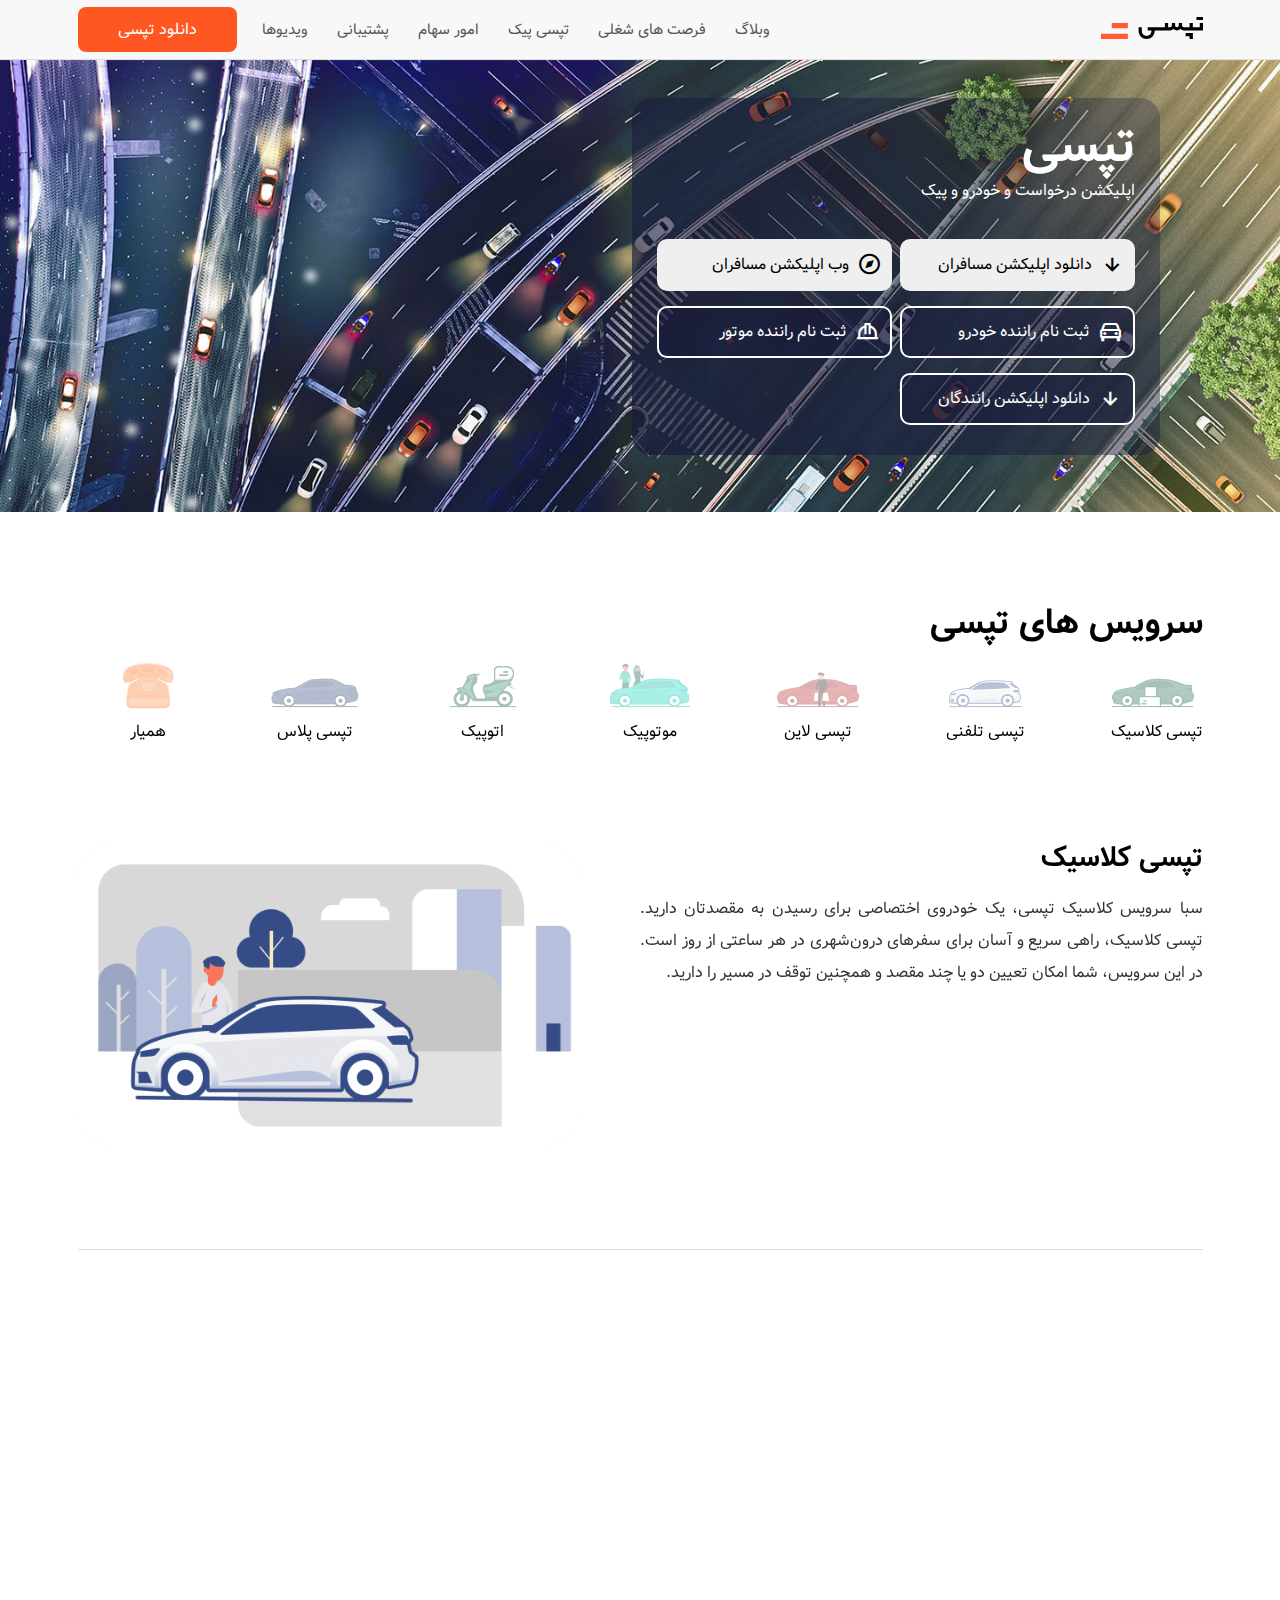
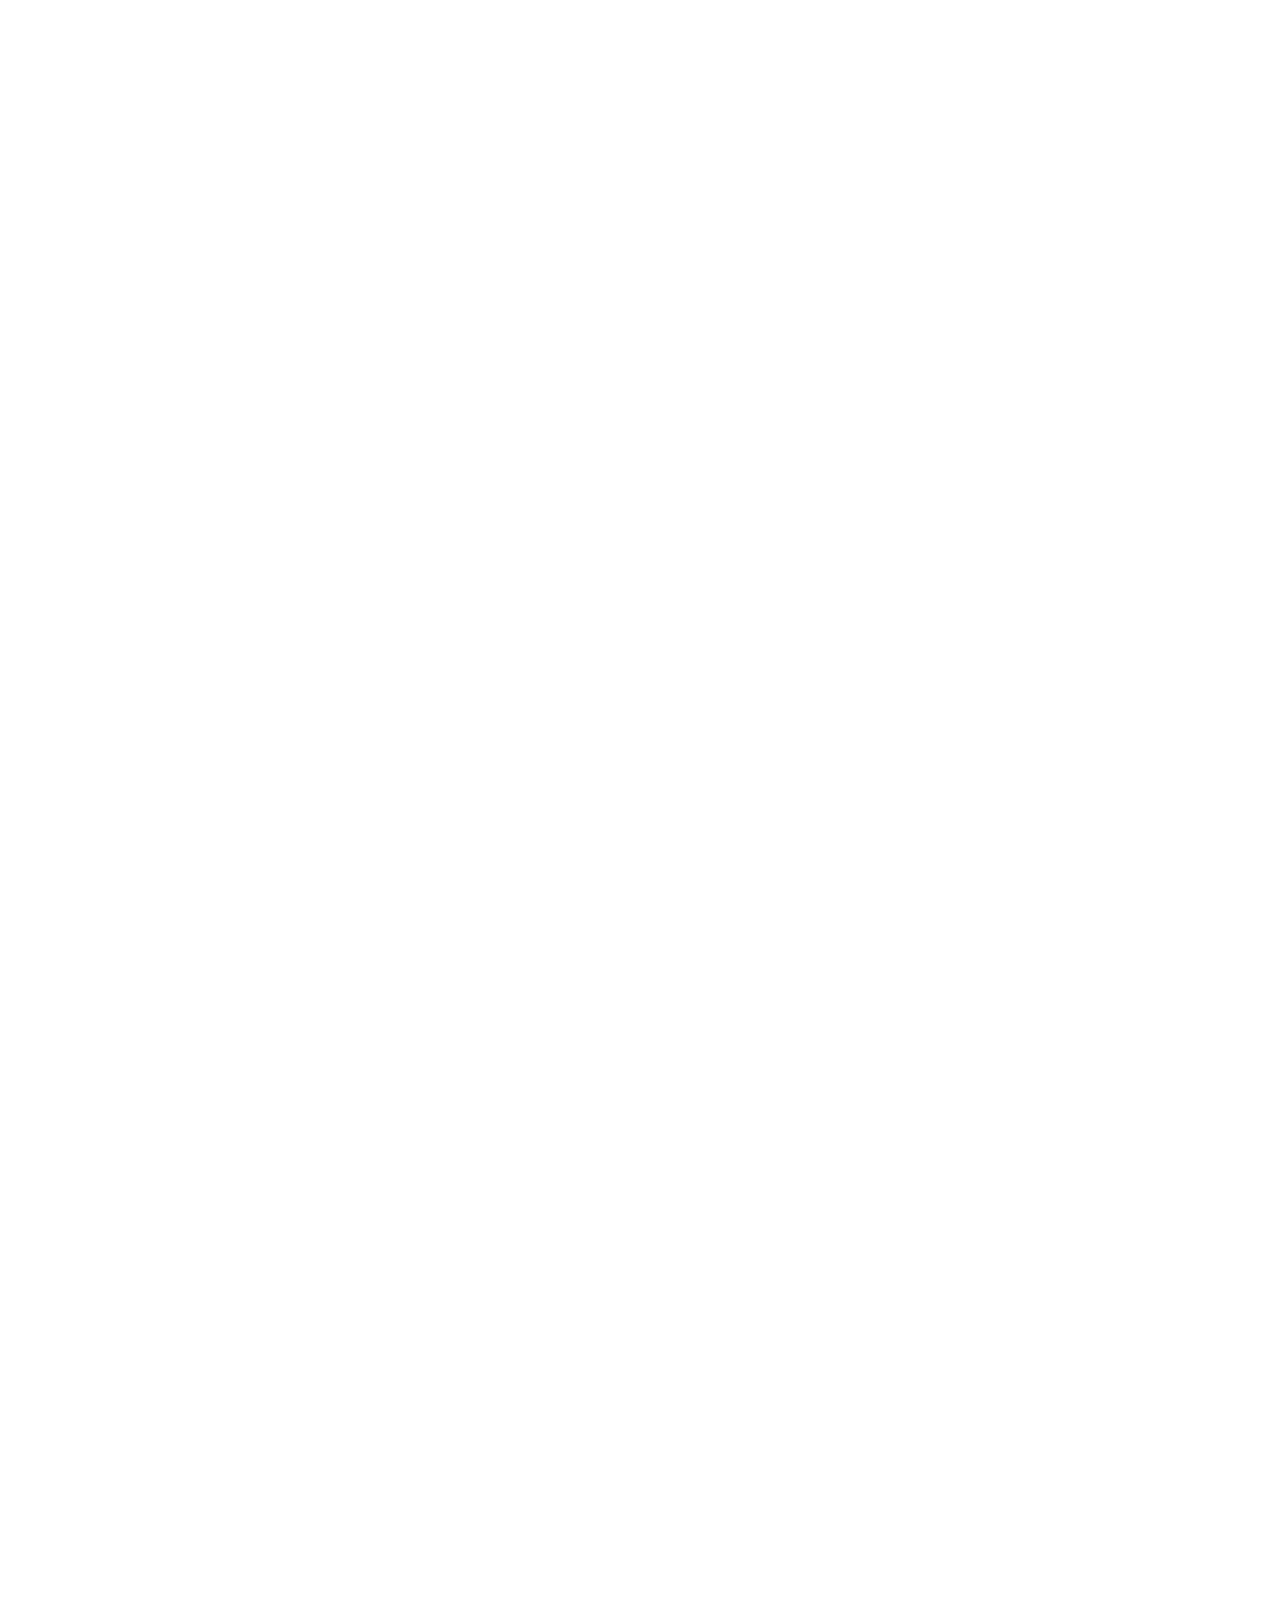
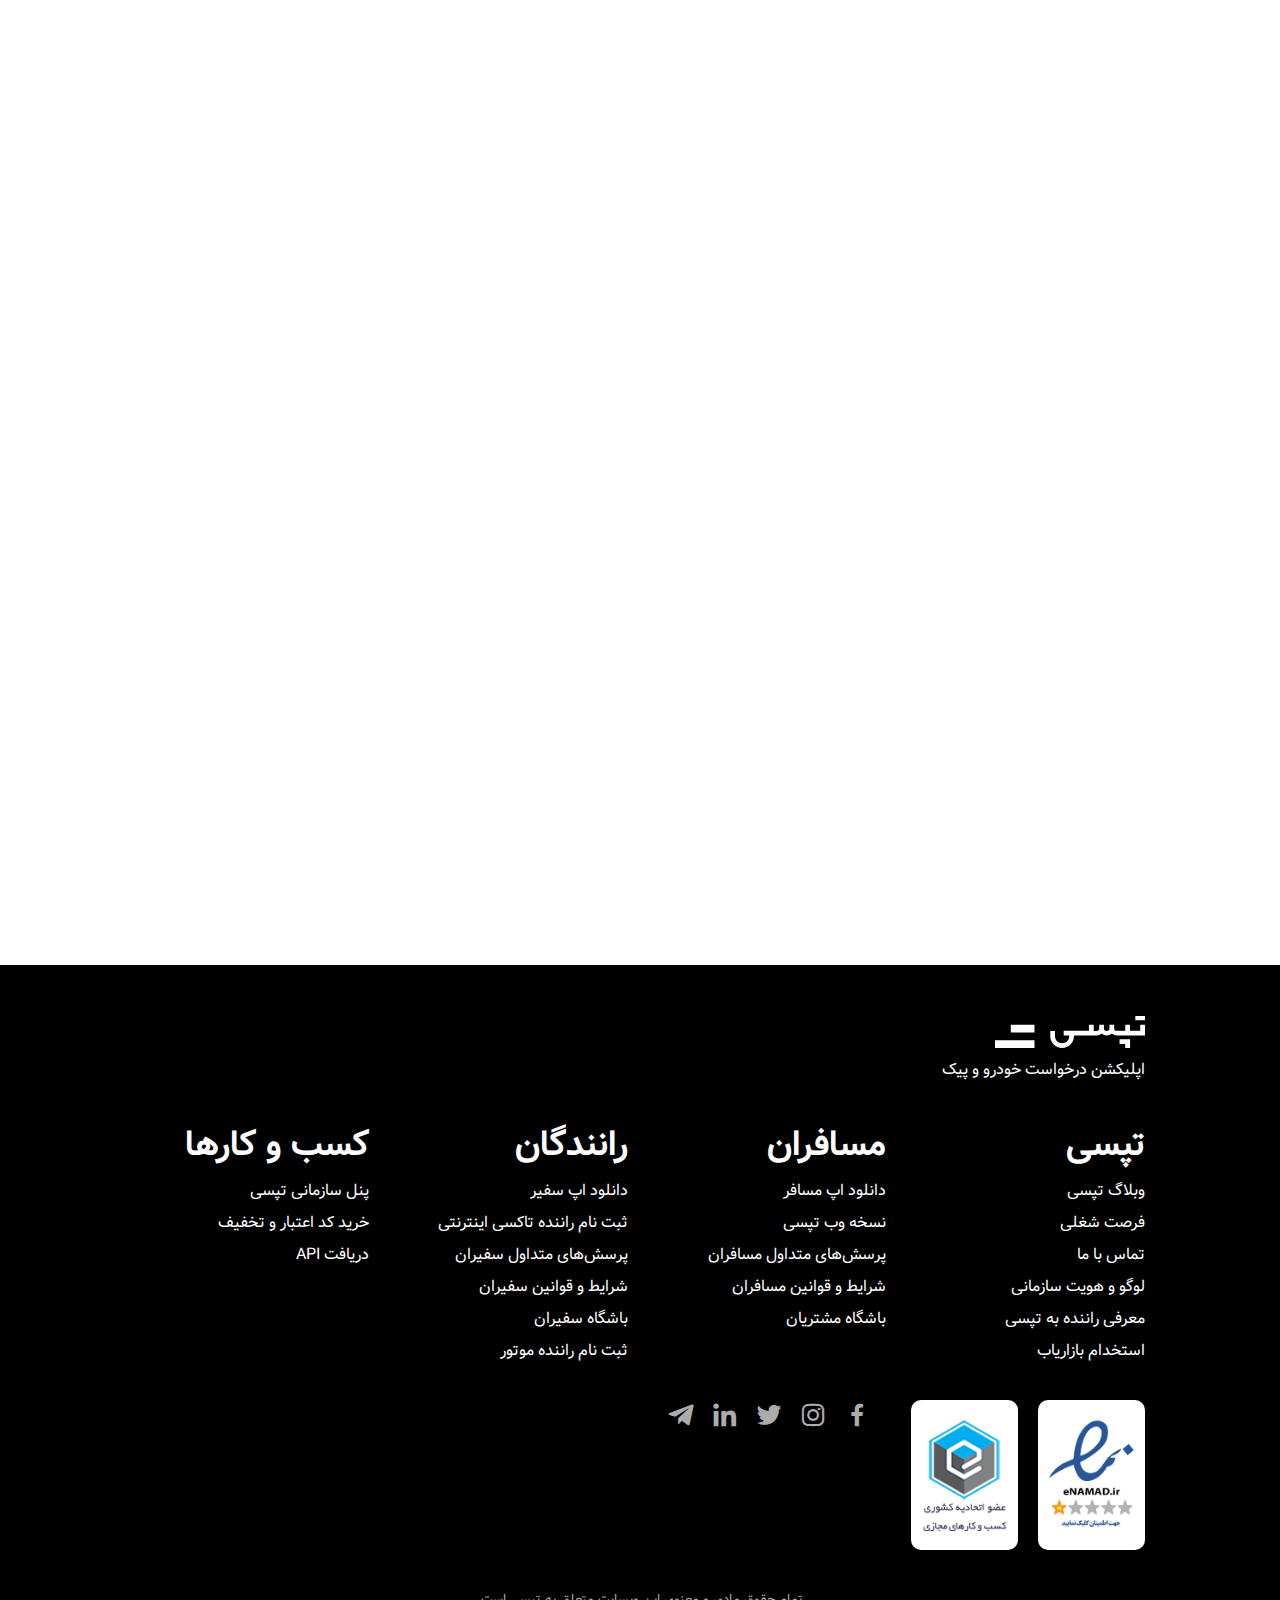
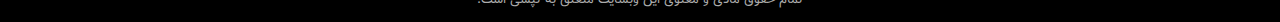
<file: index.html>
<!DOCTYPE html>
<html lang="en" dir="rtl">
  <head>
    <meta charset="UTF-8" />
    <link
      href="https://unpkg.com/boxicons@2.1.4/css/boxicons.min.css"
      rel="stylesheet"
    />
    <meta name="viewport" content="width=device-width, initial-scale=1.0" />
    <link rel="stylesheet" href="css/reset.css" />
    <link rel="stylesheet" href="css/font.css" />
    <link rel="stylesheet" href="assets/libs/bootstrap-grid.css" />
    <link rel="stylesheet" href="css/style.css" />
    <link href="https://unpkg.com/aos@2.3.1/dist/aos.css" rel="stylesheet" />
    <link rel="shortcut icon" href="/assets/images/favicon.ico" />
    <title>تاکسی اینترنتی تپسی - اپلیکیشن درخواست خودرو و پیک | TAPSI</title>
  </head>
  <body>
    <nav class="navbar">
      <div class="main-nav container">
        <a href="#">
          <img src="assets/images/logo.svg" alt="logo" />
        </a>

        <div class="nav-link" id="nav-link">
          <div class="link-item">
            <a href="#">وبلاگ</a>
            <a href="#">فرصت های شغلی</a>
            <a href="#">تپسی پیک</a>
            <a href="#">امور سهام</a>
            <a href="#">پشتیبانی</a>
            <a href="#">ویدیوها</a>
          </div>

          <div class="link-app">
            <button class="btn btn--primary">دانلود تپسی</button>
          </div>
        </div>

        <div class="humberg" id="show-icon">
          <div class="line"></div>
          <div class="line"></div>
          <div class="line"></div>
        </div>
      </div>
    </nav>

    <section class="hero">
      <picture class="hero__picture">
        <source
          srcset="assets/images/banner.jpg"
          type="image/jpg"
          media="(min-width: 768px)"
        />
        <source
          srcset="assets/images/banner-mobile.jpg"
          type="image/jpg"
          media="(max-width: 768px)"
        />
        <img alt="banner" src="assets/images/banner.jpg" class="banner-img" />
      </picture>

      <div class="hero__warper">
        <div class="main-warper">
          <div class="warper-content">
            <h1>تپسی</h1>
            <p>اپلیکشن درخواست و خودرو و پیک</p>
          </div>

          <div class="warper-btn">
            <button class="btn warper-pasenger">
              <i class="bx bx-down-arrow-alt"></i>
              <p>دانلود اپلیکشن مسافران</p>
            </button>
            <button class="btn warper-pasenger">
              <i class="bx bx-compass"></i>
              <p>وب اپلیکشن مسافران</p>
            </button>
            <button class="btn warper-driver">
              <i class="bx bx-car"></i>
              <p>ثبت نام راننده خودرو</p>
            </button>
            <button class="btn warper-driver">
              <i class="bx bx-hard-hat"></i>
              <p>ثبت نام راننده موتور</p>
            </button>
            <button class="btn warper-driver">
              <i class="bx bx-down-arrow-alt"></i>
              <p>دانلود اپلیکشن رانندگان</p>
            </button>
          </div>
        </div>
      </div>
    </section>

    <div
      class="services-section container"
      data-aos="fade-up"
      data-aos-duration="300"
    >
      <section class="services">
        <h2>سرویس های تپسی</h2>
        <div class="services__tabs" id="nav-tab">
          <a class="tab tab-icon active" id="nav-classic-tab" data-todo-id="1">
            <img
              src="assets/images/services/cc-autopeyk.png"
              alt="tapsi-classic-icon"
            />
            <p>تپسی کلاسیک</p>
          </a>
          <a class="tab tab-icon" id="nav-tel-tab" data-todo-id="2">
            <img
              src="assets/images/services/cc-classic.png"
              alt="tapsi-tel-icon"
            />
            <p>تپسی تلفنی</p>
          </a>
          <a class="tab tab-icon" id="nav-line-tab" data-todo-id="3">
            <img
              src="assets/images/services/cc-hamyar.png"
              alt="tapsi-line-icon"
            />
            <p>تپسی لاین</p>
          </a>
          <a class="tab tab-icon" id="nav-motopeyk-tab" data-todo-id="4">
            <img
              src="assets/images/services/cc-line.png"
              alt="motopeyk-icon"
            />
            <p>موتوپیک</p>
          </a>
          <a class="tab tab-icon" id="nav-autopeyk-tab" data-todo-id="5">
            <img
              src="assets/images/services/cc-motopeyk.png"
              alt="autopeyk-icon"
            />
            <p>اتوپیک</p>
          </a>
          <a class="tab tab-icon" id="nav-plus-tab" data-todo-id="6">
            <img
              src="assets/images/services/cc-plus.png"
              alt="tapsi-plus-icon"
            />
            <p>تپسی پلاس</p>
          </a>
          <a class="tab tab-icon" id="nav-hamyar-tab" data-todo-id="7">
            <img src="assets/images/services/cc-tel.png" alt="hamyar-icon" />
            <p>همیار</p>
          </a>
        </div>

        <section class="services__content feature d-none active">
          <div class="feature__image">
            <img src="assets/images/services/illus-classic.png" alt="" />
          </div>

          <div class="feature__title">
            <h3 class="services__title">تپسی کلاسیک</h3>

            <p class="services__description">
              سبا سرویس کلاسیک تپسی، یک خودروی اختصاصی برای رسیدن به مقصدتان
              دارید. تپسی کلاسیک، راهی سریع و آسان برای سفرهای درون‌شهری در هر
              ساعتی از روز است. در این سرویس، شما امکان تعیین دو یا چند مقصد و
              همچنین توقف در مسیر را دارید.
            </p>
          </div>
        </section>

        <section class="services__content feature d-none">
          <div class="feature__image">
            <img src="assets/images/services/illus-tel.webp" alt="" />
          </div>

          <div class="feature__title">
            <h3 class="services__title">تپسی تلفنی</h3>

            <p class="services__description">
              سسرویس تپسی تلفنی یا ۱۶۳۰، این امکان را به شما می‌دهد که بدون نیاز
              به اینترنت و اپلیکیشن، درخواست خودرو بدهید. این سرویس تاکسی تلفنی
              مناسب زمانی است که به هر دلیلی دسترسی به اینترنت یا اپلیکیشن
              ندارید. همچنین سرویس تلفنی تپسی، راه حلی مناسب برای افرادی است که
              کار کردن با اپلیکیشن‌های موبایلی برایشان راحت نیست.
            </p>
          </div>
        </section>

        <section class="services__content feature d-none">
          <div class="feature__image">
            <img src="assets/images/services/cc-line.png" alt="" />
          </div>

          <div class="feature__title">
            <h3 class="services__title">تپسی لاین</h3>

            <p class="services__description">
              ستپسی لاین سرویسی است که امکان سفر اشتراکی را برایتان فراهم
              می‌کند. در این سرویس شما با مسافر دیگری که هم‌مسیرتان است، هم‌سفر
              خواهید بود و هزینه سفرتان تقسیم می‌شود.
            </p>
          </div>
        </section>

        <section class="services__content feature d-none">
          <div class="feature__image">
            <img src="assets/images/services/illus-motopeyk.png" alt="" />
          </div>

          <div class="feature__title">
            <h3 class="services__title">موتوپیک</h3>

            <p class="services__description">
              سبا استفاده از سرویس موتوپیک، بسته‌ها و مرسولاتتان با پیک موتور به
              مقصد ارسال می‌شوند. این سرویس مناسب زمانی است که می‌خواهید مرسوله
              سریع‌تر به مقصد برسد. در این سرویس، شما می‌توانید مسیر رسیدن
              مرسوله‌تان به مقصد را به صورت لحظه‌ای روی نقشه دنبال کنید.
            </p>
          </div>
        </section>

        <section class="services__content feature d-none">
          <div class="feature__image">
            <img src="assets/images/services/cc-autopeyk.png" alt="" />
          </div>

          <div class="feature__title">
            <h3 class="services__title">اتوپیک</h3>

            <p class="services__description">
              ساتوپیک سرویسی برای ارسال بسته‌های شما با خودرو است. این سرویس،
              برای زمانی مناسب است که بسته‌های شما، با موتور قابل ارسال نیستند و
              یا در حین جابجایی، نیاز به مراقبت بیشتری دارند. در این سرویس نیز
              امکان رصد لحظه ‌به لحظه موقعیت مکانی مرسوله تا زمان رسیدن به مقصد
              فراهم است.
            </p>
          </div>
        </section>

        <section class="services__content feature d-none">
          <div class="feature__image">
            <img src="assets/images/services/illus-plus.png" alt="" />
          </div>

          <div class="feature__title">
            <h3 class="services__title">تپسی پلاس</h3>

            <p class="services__description">
              در سرویس پلاس تاکسی اینترنتی تپسی، خودرویی با مدل بالاتر و عمر
              کمتر، به دنبال شما خواهد آمد. همچنین، رانندگان این سرویس بالاترین
              امتیاز را از مسافران دریافت کرده‌اند. در این سرویس که در حال حاضر
              در تهران فعال است، امکان تعیین چند مقصد یا توقف در حین سفر، وجود
              دارد.
            </p>
          </div>
        </section>

        <section class="services__content feature d-none">
          <div class="feature__image">
            <img src="assets/images/services/cc-hamyar.png" alt="" />
          </div>

          <div class="feature__title">
            <h3 class="services__title">همیار</h3>

            <p class="services__description">
              سرویس همیار تپسی، به جای شما خرید می‌کند. کافیست فروشگاه مورد نظر
              خود را به عنوان مبدا مشخص کرده و لیست خریدتان را داخل اپ وارد
              کنید. این خرید‌ها می‌تواند از سوپرمارکت یا داروخانه مورد نظر شما
              باشند.
            </p>
          </div>
        </section>
      </section>
    </div>

    <div class="container">
      <hr />
    </div>

    <div class="feature-section container" data-aos="fade-up">
      <section class="feature">
        <div class="feature__image">
          <img src="assets/images/i-mac-1.png" alt="" />
        </div>

        <div class="feature__title">
          <h3>خدمات تپسی برای کسب و کارها</h3>
          <p>
            لورم ایپسوم متن ساختگی با تولید سادگی نامفهوم از صنعت چاپ، و با
            استفاده از طراحان گرافیک است، چاپگرها و متون بلکه روزنامه و مجله در
            ستون و سطرآنچنان که لازم است، و برای شرایط فعلی تکنولوژی مورد نیاز،
            و کاربردهای متنوع با هدف بهبود ابزارهای کاربردی می باشد، کتابهای
            زیادی در شصت و سه درصد گذشته حال و آینده،
          </p>

          <a href="" class="title__link"
            >اطلاعات بیشتر سرویس سازمانی
            <i class="bx bx-chevron-left"></i>
          </a>

          <div>
            <button class="btn btn--primary">ورود و ثیت نام پنل سازمانی</button>
          </div>
        </div>
      </section>
    </div>

    <div class="feature-section container feature-reverse" data-aos="fade-up">
      <section class="feature">
        <div class="feature__image">
          <img src="assets/images/macbook.png" alt="" />
        </div>

        <div class="feature__title">
          <h3>خرید کد اعتبار تپسی</h3>
          <p>
            کد اعتبار تپسی امکان استفاده از تخفیف یک تا ده درصدی سفر با تپسی را
            برای کاربران، کسب و کارها و سازمان‌ها فراهم می‌کند. تنها با صرف چند
            دقیقه می‌توانید این کد را تهیه کنید تا هزینه سفرهایتان با تپسی را
            کاهش دهید یا آن را در اختیار کارکنان و مشتریانتان بگذارید.
          </p>

          <div>
            <button class="btn btn--primary">خرید کد اعتبار و تخفیف</button>
          </div>
        </div>
      </section>
    </div>

    <div class="parallx">
      <div class="container">
        <div class="content-wrapper">
          <div>
            <h3 class="title">بسته امنیت سفر</h3>
          </div>
          <!-- <div class="divar"></div> -->
          <div>
            <h3 class="title">درخواست تلفنی</h3>
          </div>
          <!-- <div class="divar"></div> -->
          <div>
            <h3 class="title">دسترس‌پذیری برای توان‌یابان</h3>
          </div>
          <!-- <div class="divar"></div> -->
          <div>
            <h3 class="title">امکانات هوشمند</h3>
          </div>
        </div>
      </div>
    </div>

    <section class="block-plan-main container" data-aos="fade-up">
      <div class="block-plan">
        <div class="plan">
          <div class="card">
            <div class="card__head">
              <div class="d-flex align-center justify-between">
                <span>عادی</span>
                <div class="badge badge--secondry">10% OFF</div>
              </div>

              <div class="discount">
                <div>290,000</div>
                <span>ماهانه / تومان</span>
              </div>

              <div>سرویس ماشین های معمولی</div>
            </div>

            <div class="card__body">
              <ul class="list list--tick">
                <li class="list__item">کیفیت عالی</li>
                <li class="list__item">کم سروصدا</li>
                <li class="list__item">زمان محدود</li>
                <li class="list__item">سرویس روزانه</li>
              </ul>

              <button class="btn btn--secondry btn--block">ثبت سفارش</button>
            </div>
          </div>
        </div>

        <div class="plan plan--primary">
          <div class="card">
            <div class="card__head">
              <div class="d-flex align-center justify-between">
                <span>عادی</span>
                <div class="badge badge--primary">15% OFF</div>
              </div>

              <div class="discount">
                <div>290,000</div>
                <span>ماهانه / تومان</span>
              </div>

              <div>سرویس ماشین های معمولی</div>
            </div>

            <div class="card__body">
              <ul class="list list--tick">
                <li class="list__item">کیفیت عالی</li>
                <li class="list__item">کم سروصدا</li>
                <li class="list__item">زمان محدود</li>
                <li class="list__item">سرویس روزانه</li>
              </ul>

              <button class="btn btn--primary btn--block">ثبت سفارش</button>
            </div>
          </div>
        </div>

        <div class="plan">
          <div class="card">
            <div class="card__head">
              <div class="d-flex align-center justify-between">
                <span>عادی</span>
                <div class="badge badge--secondry">10% OFF</div>
              </div>

              <div class="discount">
                <div>290,000</div>
                <span>ماهانه / تومان</span>
              </div>

              <div>سرویس ماشین های معمولی</div>
            </div>

            <div class="card__body">
              <ul class="list list--tick">
                <li class="list__item">کیفیت عالی</li>
                <li class="list__item">کم سروصدا</li>
                <li class="list__item">زمان محدود</li>
                <li class="list__item">سرویس روزانه</li>
              </ul>

              <button class="btn btn--secondry btn--block">ثبت سفارش</button>
            </div>
          </div>
        </div>
      </div>
    </section>

    <section class="contact-us container" data-aos="fade-up">
      <div class="contact__heading">
        <h2>ارتباط با ما</h2>
        <p>شما می توانید نظرات و انتقادات خود را برای ما بفرستید</p>
      </div>

      <div class="row menu justify-content-between">
        <div class="col-12 menu-link col-md-6 col-lg-7">
          <div class="contact__link">
            <span class="back-icon">
              <i class="bx bxl-linkedin-square"></i>
            </span>
            <span class="back-icon">
              <i class="bx bxl-facebook-square"></i>
            </span>
            <span class="back-icon">
              <i class="bx bxl-twitter"></i>
            </span>
          </div>

          <div class="contact__image d-none d-md-block">
            <!-- <img src="assets/images/map.png" alt="map" /> -->
            <div class="google-map">
              <iframe
                src="https://www.google.com/maps/embed?pb=!1m10!1m8!1m3!1d1137.2934713093575!2d59.590548051469064!3d36.26980665254876!3m2!1i1024!2i768!4f13.1!5e0!3m2!1sfa!2s!4v1697118548098!5m2!1sfa!2s"
                width="600"
                height="450"
                style="border: 0"
                allowfullscreen=""
                loading="lazy"
                referrerpolicy="no-referrer-when-downgrade"
              ></iframe>
            </div>
          </div>

          <div class="contact__social">
            <div class="link--item">
              <div>ایران - مشهد - امام خمینی 70 - پلاک 25</div>
              <span class="back-icon">
                <i class="bx bx-location-plus"></i>
              </span>
            </div>

            <div class="link--item">
              <div>+989155671610</div>
              <span class="back-icon">
                <i class="bx bx-mobile"></i>
              </span>
            </div>

            <div class="link--item">
              <div>erfansharafi60@gmail.com</div>
              <span class="back-icon">
                <i class="bx bx-envelope-open"></i>
              </span>
            </div>
          </div>
        </div>

        <div class="col-12 menu-form col-md-5 col-lg-4">
          <div class="contact-form">
            <h3>نظرات شما</h3>
            <!-- <form action=""> -->
            <input type="text" placeholder="Your Name" />
            <input type="text" placeholder="Your Email" />

            <textarea
              name=""
              id=""
              rows="5"
              placeholder="Your Message"
            ></textarea>

            <button type="submit">Send</button>
            <!-- </form> -->
          </div>
        </div>
      </div>
    </section>

    <footer class="footer">
      <div class="container">
        <div class="footer__header">
          <img src="assets/images/tapsi-logo-white.svg" alt="" />
          <p>اپلیکشن درخواست خودرو و پیک</p>
        </div>

        <div class="footer__row">
          <div class="footer-col">
            <h2>تپسی</h2>
            <a class="link" href="https://blog.tapsi.ir/">وبلاگ تپسی</a>
            <a class="link" href="https://careers.tapsi.ir/">فرصت شغلی</a>
            <a class="link" href="https://tapsi.ir/contact">تماس با ما</a>
            <a class="link" href="https://tapsi.ir/brand"
              >لوگو و هویت سازمانی</a
            >
            <a class="link" href="https://tapsi.ir/affiliate"
              >معرفی راننده به تپسی</a
            >
            <a class="link" href="https://tapsi.ir/field">استخدام بازاریاب</a>
          </div>
          <div class="footer-col">
            <h2>مسافران</h2>
            <a class="link" href="https://tapsi.ir/passengers/dl"
              >دانلود اپ مسافر</a
            >
            <a class="link" href="https://app.tapsi.cab">نسخه وب تپسی</a>
            <a class="link" href="https://tapsi.ir/passengers/faq"
              >پرسش‌های متداول مسافران</a
            >
            <a class="link" href="https://tapsi.ir/terms/passengers"
              >شرایط و قوانین مسافران</a
            >
            <a class="link" href="https://tapsi.ir/spaceship/"
              >باشگاه مشتریان</a
            >
          </div>
          <div class="footer-col">
            <h2>رانندگان</h2>
            <a class="link" href="https://tapsi.ir/drivers/dl"
              >دانلود اپ سفیر</a
            >
            <a class="link" href="https://join.tapsi.cab/login"
              >ثبت نام راننده تاکسی اینترنتی</a
            >
            <a class="link" href="https://tapsi.ir/drivers/faq"
              >پرسش‌های متداول سفیران</a
            >
            <a class="link" href="https://tapsi.ir/terms/drivers"
              >شرایط و قوانین سفیران</a
            >
            <a class="link" href="https://tapsi.ir/pro"> باشگاه سفیران</a>
            <a class="link" href="https://campaigns.tapsi.ir/biker/join"
              >ثبت نام راننده موتور</a
            >
          </div>
          <div class="footer-col">
            <h2>کسب و کارها</h2>
            <a class="link" href="https://co.tapsi.ir/login"
              >پنل سازمانی تپسی</a
            >
            <a class="link" href="https://vouchers.tapsi.ir/login"
              >خرید کد اعتبار و تخفیف</a
            >
            <a class="link" href="https://tapsi.ir/corporate">دریافت API</a>
          </div>
          <div class="footer-col footer-image">
            <span class="back-white">
              <img src="assets/images/logo.png" alt="logo" />
            </span>

            <span class="back-white">
              <img src="assets/images/enemad.png" alt="logo" />
            </span>
          </div>
          <div class="footer-col">
            <p class="physical">
              تمام حقوق مادی و معنوی این وبسایت متعلق به تپسی است.
            </p>
          </div>
          <div class="footer-col">
            <div class="social-link">
              <i class="bx bxl-facebook"></i>
              <i class="bx bxl-instagram"></i>
              <i class="bx bxl-twitter"></i>
              <i class="bx bxl-linkedin"></i>
              <i class="bx bxl-telegram"></i>
            </div>
          </div>
        </div>
      </div>
    </footer>

    <script src="js/app.js"></script>
    <script src="https://unpkg.com/aos@2.3.1/dist/aos.js"></script>
    <script>
      AOS.init();
    </script>
  </body>
</html>
</file>
<file: css/font.css>
@font-face {
  font-family: "vazir";
  font-weight: 400;
  src: url("../assets/fonts/Vazir.woff");
}

@font-face {
  font-family: "vazir";
  font-weight: 700;
  src: url("../assets/fonts/Vazir-Bold.woff");
}

body,
button {
  font-family: "vazir";
}
</file>
<file: css/style.css>
/* ! Reset */
/* ! Reset */
/* ! Reset */

*,
*::after,
*::before {
  padding: 0;
  margin: 0;
  box-sizing: border-box;
  /* list-style: none; */
}

/* ! root variable */
/* ! root variable */
/* ! root variable */

:root {
  /* color */
  --color-primary: #ff5722;
  --color-background-nav: #f8f8f8;
  --color-background: #ffffff;
  --color-secondry-light: #ffa589;
  --color-secondry-dark: ##fff6f2;
  --color-text-head: #000000;
  --color-text-body: ##333333;
  --color-white: #ffffff;
}

html {
  font-size: 62.5%;
}

body {
  background-color: var(--color-background);
  color: var(--color-text-body);
  font-size: 1.4rem;
}

h1 {
  font-size: 2.5rem;
}

h2 {
  font-size: 2.2rem;
}

h3 {
  font-size: 1.6rem;
}

p {
  font-size: 1.4rem;
}

@media screen and (min-width: 768px) {
  body {
    color: var(--color-text-body);
    /* font-size: 1.8rem; */
    font-size: 1.6rem;
  }

  h1 {
    font-size: 5rem;
  }

  h2 {
    font-size: 3.5rem;
    /* font-size: 3rem; */
  }

  h3 {
    font-size: 2.8rem;
  }

  p {
    font-size: 1.6rem;
  }
}

/* ! container */
/* ! container */
/* ! container */

.cantainer {
  max-width: 1200px;
  margin: 0 auto;
}

/* .container-block {
  margin: 0 15%;
} */

@media screen and (max-width: 576px) {
  .container {
    padding: 0 10% !important;
  }
}

/* ! button */
/* ! button */
/* ! button */

.btn {
  cursor: pointer;
  border: none;
  outline: none;
  padding: 1rem 2rem;
  font-size: 1.4rem;
  border-radius: 8px;
  margin: 1rem 0;
  white-space: nowrap;
  text-align: center;
}

.btn--block {
  width: 100%;
  display: block;
}

.btn--primary {
  background-color: var(--color-primary);
  color: var(--color-white);
}

.btn--secondry {
  background-color: var(--color-secondry-light);
  color: var(--color-white);
}

@media screen and (min-width: 1024px) {
  .btn.btn--primary {
    font-size: 1.6rem;
  }

  .btn.btn--secondry {
    font-size: 2rem;
  }
}

/* ! badge */
/* ! badge */
/* ! badge */

.badge {
  border: 2px solid #fe4e00;
  display: inline-block;
  border-radius: 32px;
  padding: 0.5rem 1rem;
  text-transform: uppercase;
}

.badge--primary {
  font-size: 1.4rem;
  background-color: var(--color-primary);
  color: var(--color-white);
}

.badge--secondry {
  font-size: 1.2rem;
  background-color: var(--color-white);
  color: var(--color-primary);
}

/* ! list-item */
/* ! list-item */
/* ! list-item */

.list {
  /* display: inline-block; */
  list-style: none;
  font-size: 1.8rem;
}

.list--inline .list__item {
  display: inline-block;
  margin-left: 2rem;
}

.list__item {
  display: flex;
  align-items: center;
  color: #444242;
  margin: 1rem 0;
  /* background-color: #ffa589; */
}

.list--tick .list__item::before {
  content: "";
  width: 40px;
  height: 40px;
  background: url(/assets/images/Tick-Square.svg);
  background-repeat: no-repeat;
  background-position: right;
}

/* ! block-plan */
/* ! block-plan */
/* ! block-plan */

.block-plan-main {
  margin-top: 10rem;
  margin-bottom: 10rem;
}

.block-plan {
  display: grid;
  align-items: baseline;
  /* gap: 9rem;
  margin: 0rem 2rem;
  grid-template-columns: repeat(auto-fit, minmax(260px, 1fr)); */
  grid-template-columns: repeat(1, 1fr);
}

.plan {
  justify-self: center;
}

.plan.plan--primary .card {
  transform: scale(1.1);
}

.plan.plan--primary {
  margin: 8rem 0;
}

.plan.plan--primary .card__head {
  background-color: var(--color-primary);
}

@media screen and (min-width: 768px) {
  .block-plan {
    grid-template-columns: repeat(2, 1fr);
  }
}

@media screen and (min-width: 1200px) {
  .block-plan {
    grid-template-columns: repeat(3, 1fr);
  }
}

.card {
  width: 311px;
  height: 100%;
  border-radius: 20px;
  overflow: hidden;
  box-shadow: 0px 0px 20px 10px hsla(0, 25%, 90%, 0.697);
}

.card__head {
  padding: 14px 20px;
  background-color: var(--color-secondry-light);
  color: var(--color-white);
  display: grid;
  gap: 2rem;
  font-size: 1.6rem;
}

.discount {
  display: flex;
  align-items: baseline;
}

.discount > div {
  font-size: 3rem;
  font-weight: 700;
  margin-left: 0.5rem;
}

.discount span {
  font-size: 1.1rem;
}

.card__body {
  padding: 10px 20px;
  background-color: #fff1eb;
  text-align: center;
  display: grid;
  gap: 3rem;
}

.card__body .list__item {
  font-size: 1.5rem;
}

/* ! feature */
/* ! feature */
/* ! feature */

.feature-section {
  margin-top: 10rem;
  margin-bottom: 10rem;
}

.feature {
  display: grid;
  grid-template-columns: repeat(1, 1fr);
  row-gap: 5rem;
  /* padding: 30px; */
}

.feature__title {
  display: grid;
  row-gap: 2rem;
}

.feature__title h3 {
  font-weight: 700;
  /* margin-bottom: 20px; */
}

.feature__title p {
  color: #333;
  line-height: 32px;
  text-align: justify;
}

.feature__title .title__link {
  display: flex;
  align-items: center;
  color: var(--color-primary);
}

.feature__title .title__link i {
  font-size: 24px;
  line-height: 0;
}

.feature__image {
  max-width: 550px;
  justify-self: center;
}

.feature__image img {
  width: 100%;
  padding-right: 50px;
}

.feature__image img {
  width: 100%;
  padding-right: 50px;
}

@media screen and (min-width: 768px) {
  .feature {
    grid-template-columns: repeat(2, 1fr);
  }

  .feature__image {
    max-width: 550px;
    order: 2;
    justify-self: left;
  }

  .feature__title {
    order: 1;
  }

  .feature-reverse .feature__image {
    order: 1;
    justify-self: right;
  }

  .feature-reverse .feature__image img {
    padding-right: 0px;
    padding-left: 50px;
  }

  .feature-reverse .feature__title {
    order: 2;
  }
}

/* ? need */
.d-flex {
  display: flex;
}

.align-center {
  align-items: center;
}

.justify-between {
  justify-content: space-between;
}
/* ? need */

/* ! contact-us */
/* ! contact-us */
/* ! contact-us */

.menu-link {
  display: grid;
  gap: 50px;
  margin-bottom: 5rem;
}

.contact-us {
  margin-top: 10rem;
  margin-bottom: 3rem;
  margin-left: auto;
  margin-right: auto;
}

.contact__heading {
  text-align: center;
  margin-bottom: 5rem;
}

.contact__image img {
  max-width: 100%;
}

.contact__image .google-map {
  max-width: 100%;
}

.contact__image .google-map iframe {
  width: 100%;
}

.contact__heading h2 {
  margin-bottom: 1.5rem;
  font-weight: 700;
}

.contact__heading p {
  /* margin-bottom: 1.5rem; */
  color: #374754;
}

.contact__link {
  text-align: center;
  display: flex;
  align-items: center;
  justify-content: center;
  /* margin-bottom: 5.5rem; */
}

.contact__link i {
  font-size: 40px;
  color: var(--color-primary);
}

.contact__link span:nth-child(2) {
  margin: 0 2.5rem;
}

.contact__social {
  text-align: left;
}

.contact__social .link--item {
  display: flex;
  align-items: center;
  justify-content: left;
  margin-bottom: 1.5rem;
}

.contact__social .link--item i {
  font-size: 30px;
  color: var(--color-primary);
  /* margin-right: rem; */
}

.contact__social .link--item div {
  font-size: 16px;
  color: #374754;
  margin-left: 2.5rem;
}

.back-icon {
  width: 64px;
  height: 64px;
  /* display: block; */
  background-color: #f0f0f0;
  display: flex;
  align-items: center;
  justify-content: center;
  border-radius: 50%;
}

.contact-form {
  border: 1px solid #dddddd;
  padding: 52px 49px 52px 49px;
  box-shadow: 0px 13px 19px 0px #00000012;
  border-radius: 15px;
  text-align: center;
  display: grid;
  gap: 45px;
}

.contact-form input {
  padding: 19px 20px 19px 20px;
  border-radius: 39px;
  border: 1px solid #e8e8e8;
  background-color: #f5f5f5;
  text-align: left;
}

.contact-form textarea {
  padding: 23px 20px 23px 20px;
  border: 1px solid #e8e8e8;
  background-color: #f5f5f5;
  text-align: left;
  resize: vertical;
}

.contact-form button {
  padding: 10px 35px;
  border-radius: 35px;
  background-color: var(--color-primary);
  border: none;
  outline: none;
  color: var(--color-white);
  width: auto;
  font-size: 20px;
  justify-self: left;
}

@media screen and (min-width: 768px) {
  .contact__link {
    order: 3;
    text-align: left;
  }

  .contact__image {
    order: 2;
  }

  .contact__social {
    order: 1;
  }
}

@media screen and (min-width: 1024px) {
  .contact__social {
    display: flex;
    justify-content: space-between;
  }

  .contact__social .link--item {
    flex-direction: column-reverse;
    max-width: 150px;
    margin-bottom: 0;
  }

  .contact__social .link--item div {
    margin-top: 2rem;
  }

  .contact__social .link--item:nth-child(1) div {
    text-align: center;
    line-height: 2rem;
  }
}

/* @media screen and (max-width: 992px) and (min-width: 768px) {
} */

/* ! footer */
/* ! footer */
/* ! footer */

a {
  text-decoration: none;
}

.footer {
  color: var(--color-white);
  background-color: #000000;
  padding: 30px 0px;
  margin-top: 3rem;
}

.footer a {
  color: var(--color-white);
}

.footer__header {
  margin-bottom: 5rem;
}

.footer__header img {
  margin-bottom: 1rem;
  width: 150px;
}

.footer__row {
  display: grid;
  gap: 2.5rem;
  grid-template-columns: repeat(1, 1fr);
}

.footer-col {
  display: flex;
  flex-direction: column;
}

.footer-col h2 {
  font-weight: 700;
  margin-bottom: 2rem;
}

.footer .link {
  margin-bottom: 1.6rem;
  transition: color 0.1s;
}

.footer .link:hover {
  color: var(--color-primary);
}

.footer-col.footer-image {
  display: flex;
  align-items: center;
  justify-content: space-evenly;
  flex-direction: row;
}

.footer-col.footer-image img {
  max-width: 100%;
}

.footer-col.footer-image .back-white {
  width: 150px;
  height: 150px;
  background-color: #fff;
  display: flex;
  align-items: center;
  justify-content: center;
  border-radius: 10px;
}

.footer-col .social-link {
  display: flex;
  align-items: center;
  justify-content: space-evenly;
}

.footer-col .social-link i {
  font-size: 3rem;
  color: #acacac;
  transition: color 0.1s;
  cursor: pointer;
}

.footer-col .social-link i:hover {
  color: var(--color-primary);
}

.physical {
  color: #acacac;
  font-size: 1.3rem;
}

@media screen and (min-width: 768px) {
  .footer {
    padding: 4% 10%;
    position: relative;
  }

  .footer__row {
    /* display: flex;
    align-items: flex-start;
    flex-wrap: wrap;
    justify-content: space-between; */
    margin-bottom: 2rem;
    grid-template-columns: repeat(auto-fit, minmax(220px, 1fr));
  }

  .footer-col.footer-image .back-white:nth-child(1) {
    margin-left: 2rem;
  }

  .footer-col:nth-child(6) {
    position: absolute;
    bottom: 10px;
    left: 50%;
    transform: translate(-50%, -50%);
  }
}

/* ! navbar */
/* ! navbar */
/* ! navbar */

.navbar {
  position: fixed;
  left: 0;
  top: 0;
  width: 100%;
  height: 60px;
  background-color: #f8f8f8;
  border-bottom: 1px solid #ddd;
  /* padding: 0 10%; */
  z-index: 1000;
}

.main-nav {
  display: flex;
  align-items: center;
  justify-content: space-between;
  height: 100%;
}

.humberg {
  display: none;
}

.nav-link {
  display: flex;
  align-items: center;
}

.nav-link .link-item a {
  margin-left: 2.5rem;
  color: #545454;
  font-size: 15px;
  transition: color 0.1s;
}

.nav-link .link-item a:hover {
  color: var(--color-primary);
}

.nav-link .link-app {
  display: none;
}

@media screen and (min-width: 992px) {
  .nav-link .link-app {
    display: block;
  }

  .nav-link .link-app .btn {
    padding: 1rem 4rem;
  }
}

@media screen and (max-width: 992px) {
  .nav-link .link-item a:nth-child(6) {
    margin-left: 0;
  }
}

@media screen and (max-width: 786px) {
  .nav-link {
    position: absolute;
    top: 60px;
    left: 0;
    right: 0;
    width: 100%;
    height: max-content;
    background-color: #fff;
    box-shadow: 0 10px 27px rgba(0, 0, 0, 0.05);
    padding: 10px 20px;
    transform: translateY(-120%);
    transition: all 0.4s;
    z-index: -1;
  }

  .nav-link.nav-show {
    transform: translateY(0) !important;
  }

  .nav-link .link-item a {
    color: #545454;
    font-size: 15px;
    line-height: 30px;
    display: block;
    margin-bottom: 1.7rem;
    transition: color 0.1s;
  }

  .nav-link .link-item a:hover {
    color: var(--color-primary);
  }

  .humberg {
    display: block;
  }
}

.humberg .line {
  width: 25px;
  height: 3px;
  background-color: #000000;
  transition: all 0.4s ease-out;
  position: relative;
  cursor: pointer;
  border-radius: 5px;
}

.humberg .line:nth-child(2) {
  margin: 5px 0;
}

.humberg.close-icon .line:nth-child(1) {
  transform: rotate(45deg);
}

.humberg.close-icon .line:nth-child(2) {
  display: none;
}

.humberg.close-icon .line:nth-child(3) {
  top: -3px;
  transform: rotate(-45deg);
}

/* ! hero-icon */
/* ! hero-icon */
/* ! hero-icon */

.hero {
  position: relative;
  top: 60px;
  left: 0;
}

.hero__picture img {
  height: 480px;
  width: 100%;
  object-fit: cover;
}

.hero__warper {
  width: 270px;
  height: 450px;
  position: absolute;
  top: 50%;
  left: 50%;
  transform: translate(-50%, -50%);
}

.main-warper {
  background-image: linear-gradient(
    51deg,
    rgba(23, 26, 60, 0.7) 5%,
    rgba(23, 26, 60, 0.3) 95%
  );

  z-index: 56;
  width: 100%;
  height: auto;
  border-radius: 20px;
  padding: 16px;
}

.warper-btn {
  display: grid;
}

.warper-btn .btn {
  height: 52px;
  border-radius: 10px;
  margin-bottom: 0.5rem;
  display: flex;
  align-items: center;
  justify-content: right;
}

.warper-btn .btn i {
  font-size: 2.5rem;
  margin-left: 2rem;
}

.warper-btn .btn.warper-driver {
  background-color: rgba(23, 26, 60, 0.5) !important;
  border: 2px solid #fff;
  color: #fff !important;
}

.warper-content h1 {
  font-weight: 700;
  color: #fff;
  margin-bottom: 1rem;
}

.warper-content p {
  margin-bottom: 30px;
  color: #fff;
}

@media screen and (min-width: 786px) {
  .hero__picture img {
    height: calc(100vh - 61px - 22%);
  }

  .main-warper {
    padding: 25px;
  }

  .hero__warper {
    width: 528px;
    height: 380px;
    position: absolute;
    left: 60%;
  }

  .warper-btn {
    display: flex;
    flex-wrap: wrap;
    justify-content: space-between;
  }

  .warper-btn .btn {
    width: 220px;
  }

  .warper-btn .btn i {
    font-size: 2.5rem;
    margin-left: 1.5rem;
  }
}

@media screen and (min-width: 1024px) {
  .warper-btn .btn {
    width: 235px;
    padding: 0 10px;
  }

  .warper-btn .btn i {
    font-size: 2.5rem;
    margin-left: 0.8rem;
  }

  .hero__warper {
    left: 70%;
  }
}

@media screen and (min-width: 786px) and (max-width: 1170px) {
  .hero__picture img {
    height: 400px;
  }
}

/* ! services */
/* ! services */
/* ! services */

.services {
  margin-top: 15rem;
  margin-bottom: 10rem;
}

.services h2 {
  font-weight: 700;
  margin-bottom: 2rem;
}

.services__tabs {
  display: flex;
  align-items: center;
  justify-content: space-between;
  overflow: auto;
}

.services__tabs .tab img {
  width: 80px;
  opacity: 0.35;
}

.services__tabs .tab img {
  width: 80px;
  opacity: 0.35;
  transition: all 0.3s ease-out;
}

.services__tabs .tab img:hover {
  opacity: 1;
}

.services__tabs .tab {
  display: flex;
  flex-direction: column;
  align-items: center;
  margin-left: 2rem;
  margin-bottom: 2.5rem;
  cursor: pointer;
}

.services__tabs .tab p {
  display: block;
  max-width: 100%;
  margin-top: 13px;
  font-size: 1.2rem;
}

.services__content {
  margin-top: 5rem;
}

/* .services__content .feature__image {
  display: none;
} */

.services__content .feature__title {
  align-self: flex-start;
}

@media screen and (min-width: 786px) {
  .services__tabs .tab img {
    width: 100px;
  }

  .services__tabs .tab p {
    font-size: 1.6rem;
  }

  .services__content .feature__image {
    display: block;
  }

  .services__content {
    margin-top: 8rem;
  }
}

.active {
  display: inline-grid !important;
}

hr {
  height: 1px;
  background-color: #ddd;
  border: none;
}

/* ! parallx */
/* ! parallx */
/* ! parallx */

.parallx {
  background-image: url("../assets/images/parallax.jpeg");
  background-size: cover;
  background-attachment: fixed !important;
}

.parallx .content-wrapper {
  padding: 20px 0;
  display: flex;
  flex-direction: column;
  align-items: center;
}

.parallx .content-wrapper > div {
  margin: 10px 0;
}

.parallx .content-wrapper .title {
  padding: 10px 0;
  font-weight: 700;
  display: block;
  color: #fff;
  font-size: 16px;
}

@media screen and (min-width: 786px) {
  .parallx {
    height: 200px;
  }

  .parallx .container {
    height: 100%;
  }

  .parallx .content-wrapper {
    flex-direction: row;
    justify-content: space-between;
    height: 100%;
  }

  .parallx .content-wrapper .title {
    height: 100%;
    font-size: 20px;
    text-align: center;
    line-height: 32px;
  }

  .parallx .content-wrapper > div {
    max-width: 150px;
  }
}

@media screen and (min-width: 992px) {
  .parallx .content-wrapper > div {
    max-width: max-content;
  }
}
</file>
